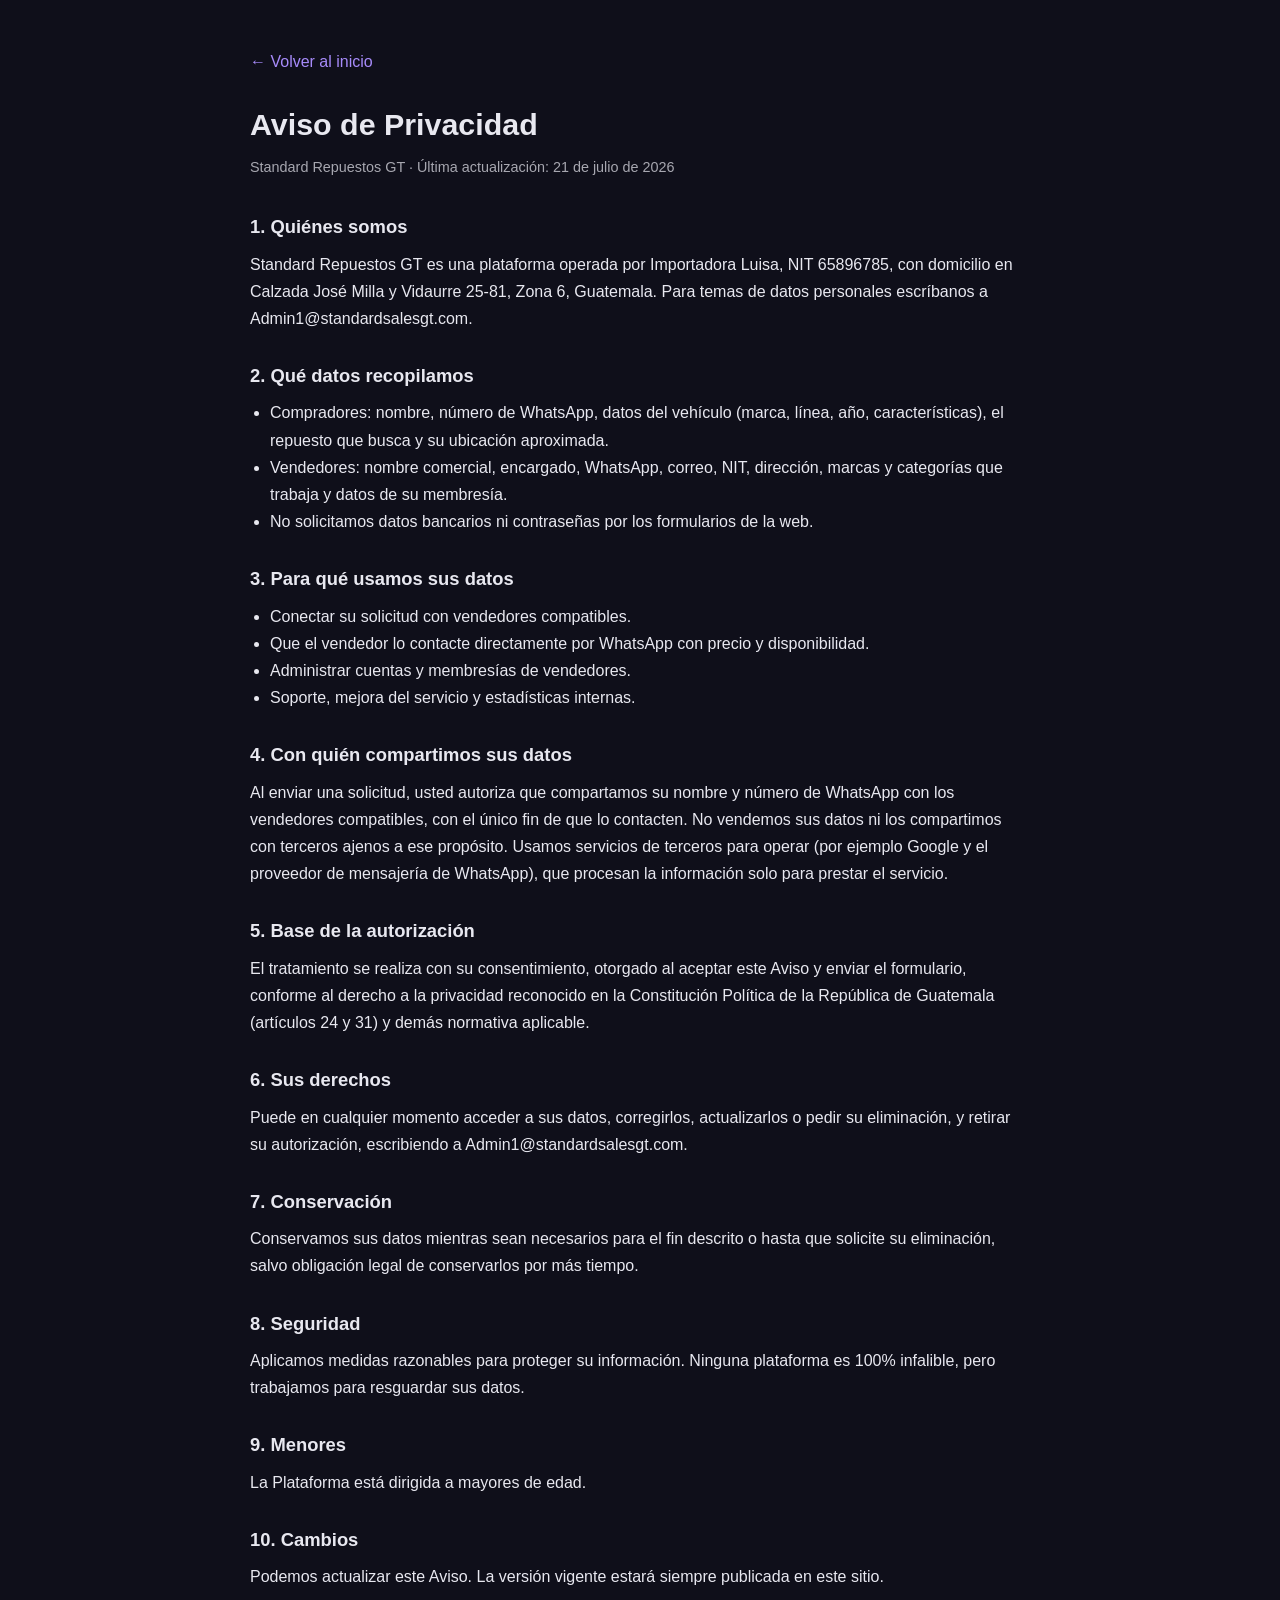
<file: privacidad.html>
<!DOCTYPE html>
<html lang="es">
<head>
  <meta charset="UTF-8">
  <meta name="viewport" content="width=device-width, initial-scale=1.0">
  <title>Aviso de Privacidad — Standard Repuestos GT</title>
  <link rel="stylesheet" href="styles.css">
  <style>
    .legal-wrap{max-width:820px;margin:0 auto;padding:48px 20px 80px;line-height:1.7;color:#e8e8f0;}
    .legal-wrap h1{font-size:1.9rem;margin-bottom:4px;}
    .legal-wrap .updated{opacity:.7;font-size:.9rem;margin-bottom:32px;}
    .legal-wrap h2{font-size:1.15rem;margin-top:28px;margin-bottom:8px;}
    .legal-wrap p, .legal-wrap li{font-size:1rem;}
    .legal-wrap ul{padding-left:20px;margin:8px 0;}
    .legal-back{display:inline-block;margin-bottom:24px;color:#a78bfa;text-decoration:none;}
    .legal-back:hover{text-decoration:underline;}
    body{background:#0f0f1a;}
  </style>
</head>
<body>
  <div class="legal-wrap">
    <a class="legal-back" href="index.html">&larr; Volver al inicio</a>
    <h1>Aviso de Privacidad</h1>
    <p class="updated">Standard Repuestos GT &middot; Última actualización: 21 de julio de 2026</p>

    <h2>1. Quiénes somos</h2>
    <p>Standard Repuestos GT es una plataforma operada por Importadora Luisa, NIT 65896785, con domicilio en Calzada José Milla y Vidaurre 25-81, Zona 6, Guatemala. Para temas de datos personales escríbanos a Admin1@standardsalesgt.com.</p>

    <h2>2. Qué datos recopilamos</h2>
    <ul>
      <li>Compradores: nombre, número de WhatsApp, datos del vehículo (marca, línea, año, características), el repuesto que busca y su ubicación aproximada.</li>
      <li>Vendedores: nombre comercial, encargado, WhatsApp, correo, NIT, dirección, marcas y categorías que trabaja y datos de su membresía.</li>
      <li>No solicitamos datos bancarios ni contraseñas por los formularios de la web.</li>
    </ul>

    <h2>3. Para qué usamos sus datos</h2>
    <ul>
      <li>Conectar su solicitud con vendedores compatibles.</li>
      <li>Que el vendedor lo contacte directamente por WhatsApp con precio y disponibilidad.</li>
      <li>Administrar cuentas y membresías de vendedores.</li>
      <li>Soporte, mejora del servicio y estadísticas internas.</li>
    </ul>

    <h2>4. Con quién compartimos sus datos</h2>
    <p>Al enviar una solicitud, usted autoriza que compartamos su nombre y número de WhatsApp con los vendedores compatibles, con el único fin de que lo contacten. No vendemos sus datos ni los compartimos con terceros ajenos a ese propósito. Usamos servicios de terceros para operar (por ejemplo Google y el proveedor de mensajería de WhatsApp), que procesan la información solo para prestar el servicio.</p>

    <h2>5. Base de la autorización</h2>
    <p>El tratamiento se realiza con su consentimiento, otorgado al aceptar este Aviso y enviar el formulario, conforme al derecho a la privacidad reconocido en la Constitución Política de la República de Guatemala (artículos 24 y 31) y demás normativa aplicable.</p>

    <h2>6. Sus derechos</h2>
    <p>Puede en cualquier momento acceder a sus datos, corregirlos, actualizarlos o pedir su eliminación, y retirar su autorización, escribiendo a Admin1@standardsalesgt.com.</p>

    <h2>7. Conservación</h2>
    <p>Conservamos sus datos mientras sean necesarios para el fin descrito o hasta que solicite su eliminación, salvo obligación legal de conservarlos por más tiempo.</p>

    <h2>8. Seguridad</h2>
    <p>Aplicamos medidas razonables para proteger su información. Ninguna plataforma es 100% infalible, pero trabajamos para resguardar sus datos.</p>

    <h2>9. Menores</h2>
    <p>La Plataforma está dirigida a mayores de edad.</p>

    <h2>10. Cambios</h2>
    <p>Podemos actualizar este Aviso. La versión vigente estará siempre publicada en este sitio.</p>
  </div>
</body>
</html>
</file>
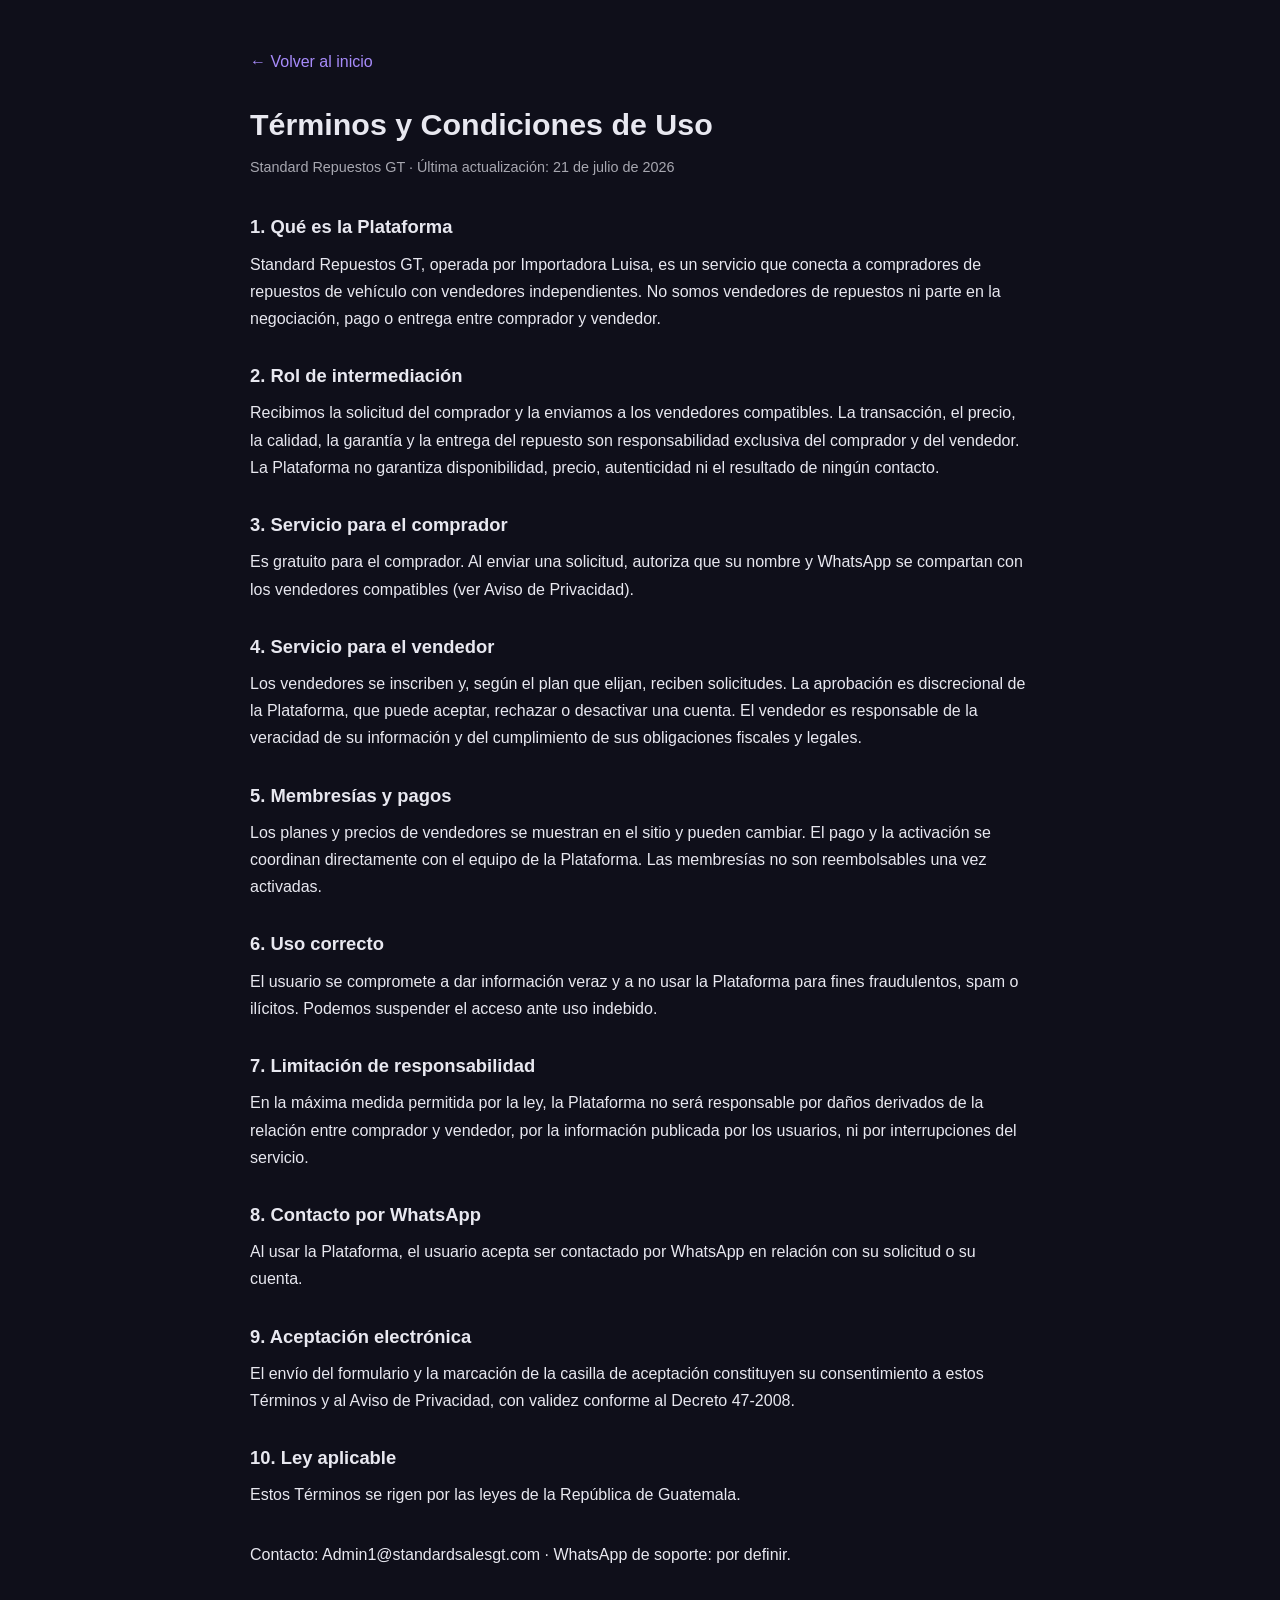
<file: terminos.html>
<!DOCTYPE html>
<html lang="es">
<head>
  <meta charset="UTF-8">
  <meta name="viewport" content="width=device-width, initial-scale=1.0">
  <title>Términos y Condiciones — Standard Repuestos GT</title>
  <link rel="stylesheet" href="styles.css">
  <style>
    .legal-wrap{max-width:820px;margin:0 auto;padding:48px 20px 80px;line-height:1.7;color:#e8e8f0;}
    .legal-wrap h1{font-size:1.9rem;margin-bottom:4px;}
    .legal-wrap .updated{opacity:.7;font-size:.9rem;margin-bottom:32px;}
    .legal-wrap h2{font-size:1.15rem;margin-top:28px;margin-bottom:8px;}
    .legal-wrap p, .legal-wrap li{font-size:1rem;}
    .legal-wrap ul{padding-left:20px;margin:8px 0;}
    .legal-back{display:inline-block;margin-bottom:24px;color:#a78bfa;text-decoration:none;}
    .legal-back:hover{text-decoration:underline;}
    body{background:#0f0f1a;}
  </style>
</head>
<body>
  <div class="legal-wrap">
    <a class="legal-back" href="index.html">&larr; Volver al inicio</a>
    <h1>Términos y Condiciones de Uso</h1>
    <p class="updated">Standard Repuestos GT &middot; Última actualización: 21 de julio de 2026</p>

    <h2>1. Qué es la Plataforma</h2>
    <p>Standard Repuestos GT, operada por Importadora Luisa, es un servicio que conecta a compradores de repuestos de vehículo con vendedores independientes. No somos vendedores de repuestos ni parte en la negociación, pago o entrega entre comprador y vendedor.</p>

    <h2>2. Rol de intermediación</h2>
    <p>Recibimos la solicitud del comprador y la enviamos a los vendedores compatibles. La transacción, el precio, la calidad, la garantía y la entrega del repuesto son responsabilidad exclusiva del comprador y del vendedor. La Plataforma no garantiza disponibilidad, precio, autenticidad ni el resultado de ningún contacto.</p>

    <h2>3. Servicio para el comprador</h2>
    <p>Es gratuito para el comprador. Al enviar una solicitud, autoriza que su nombre y WhatsApp se compartan con los vendedores compatibles (ver Aviso de Privacidad).</p>

    <h2>4. Servicio para el vendedor</h2>
    <p>Los vendedores se inscriben y, según el plan que elijan, reciben solicitudes. La aprobación es discrecional de la Plataforma, que puede aceptar, rechazar o desactivar una cuenta. El vendedor es responsable de la veracidad de su información y del cumplimiento de sus obligaciones fiscales y legales.</p>

    <h2>5. Membresías y pagos</h2>
    <p>Los planes y precios de vendedores se muestran en el sitio y pueden cambiar. El pago y la activación se coordinan directamente con el equipo de la Plataforma. Las membresías no son reembolsables una vez activadas.</p>

    <h2>6. Uso correcto</h2>
    <p>El usuario se compromete a dar información veraz y a no usar la Plataforma para fines fraudulentos, spam o ilícitos. Podemos suspender el acceso ante uso indebido.</p>

    <h2>7. Limitación de responsabilidad</h2>
    <p>En la máxima medida permitida por la ley, la Plataforma no será responsable por daños derivados de la relación entre comprador y vendedor, por la información publicada por los usuarios, ni por interrupciones del servicio.</p>

    <h2>8. Contacto por WhatsApp</h2>
    <p>Al usar la Plataforma, el usuario acepta ser contactado por WhatsApp en relación con su solicitud o su cuenta.</p>

    <h2>9. Aceptación electrónica</h2>
    <p>El envío del formulario y la marcación de la casilla de aceptación constituyen su consentimiento a estos Términos y al Aviso de Privacidad, con validez conforme al Decreto 47-2008.</p>

    <h2>10. Ley aplicable</h2>
    <p>Estos Términos se rigen por las leyes de la República de Guatemala.</p>

    <p style="margin-top:32px;">Contacto: Admin1@standardsalesgt.com &middot; WhatsApp de soporte: por definir.</p>
  </div>
</body>
</html>
</file>
<file: styles.css>
/* ═══════════════════════════════════════════════════════════════
   STANDARD SALES GT — Luxury edition
   Paleta: carbón profundo + dorado champán + marfil
   Tipografía: Fraunces (display) · Manrope (texto)
   ═══════════════════════════════════════════════════════════════ */

:root {
  --ink:   #08090C;
  --ink2:  #0D0F14;
  --ink3:  #12151C;
  --ink4:  #191D26;
  --line:  rgba(232, 206, 140, .12);
  --line2: rgba(255, 255, 255, .07);
  --gold:  #C9A24B;
  --gold2: #E8CE8C;
  --gold3: #8C6D2B;
  --cream: #F4EFE4;
  --text:  #EAE5D9;
  --text2: #A89F8C;
  --text3: #6E6A5E;
  --red:   #E0655A;
  --green: #7FB069;
  --font-display: 'Fraunces', Georgia, serif;
  --font-body: 'Manrope', -apple-system, sans-serif;

  /* Sistema visual Standard Sales GT */
  --surface-base: var(--ink);
  --surface-raised: var(--ink2);
  --surface-card: var(--ink3);
  --surface-interactive: var(--ink4);
  --border-subtle: var(--line2);
  --border-accent: var(--line);
  --accent-primary: var(--gold);
  --accent-highlight: var(--gold2);
  --accent-deep: var(--gold3);
  --status-danger: var(--red);
  --status-success: var(--green);

  --space-1: 4px;
  --space-2: 8px;
  --space-3: 12px;
  --space-4: 16px;
  --space-6: 24px;
  --space-8: 32px;
  --space-12: 48px;
  --space-16: 64px;
  --space-24: 96px;

  --radius-control: 2px;
  --radius-card: 4px;
  --radius-panel: 8px;
  --radius-pill: 999px;

  --shadow-control: 0 8px 24px rgba(0,0,0,.24);
  --shadow-card: 0 20px 56px rgba(0,0,0,.36);
  --shadow-elevated: 0 28px 80px rgba(0,0,0,.52);
  --focus-ring: 0 0 0 3px rgba(232,206,140,.2);

  --motion-fast: 160ms;
  --motion-base: 260ms;
  --motion-slow: 700ms;
  --ease-standard: cubic-bezier(.2,.8,.2,1);
  --ease-emphasized: cubic-bezier(.16,1,.3,1);
}

* { margin: 0; padding: 0; box-sizing: border-box; }

html { scroll-behavior: smooth; }

body {
  font-family: var(--font-body);
  background: var(--ink);
  color: var(--text);
  line-height: 1.6;
  -webkit-font-smoothing: antialiased;
  overflow-x: hidden;
}

button, a, input, select, textarea { -webkit-tap-highlight-color: transparent; }
button, a { touch-action: manipulation; }

:where(button, a, input, select, textarea):focus-visible {
  outline: 2px solid var(--accent-highlight);
  outline-offset: 3px;
  box-shadow: var(--focus-ring);
}

:where(button, .option-pill, .check-pill, .urgencia-btn):active {
  transform: translateY(1px) scale(.99);
}

::selection { background: rgba(201,162,75,.35); color: #fff; }

/* ── Páginas SPA ─────────────────────────────────────────────── */
.page { display: none; min-height: 100vh; }
.page.active { display: block; animation: pageIn var(--motion-base) var(--ease-emphasized) both; }
@keyframes pageIn { from { opacity: 0; transform: translateY(6px); } to { opacity: 1; transform: none; } }

/* ═══ NAVBAR ══════════════════════════════════════════════════ */
#navbar {
  position: fixed; top: 0; left: 0; right: 0; z-index: 100;
  transition: background .35s ease, border-color .35s ease, box-shadow .35s ease;
  border-bottom: 1px solid transparent;
  background: linear-gradient(180deg, rgba(8,9,12,.72), rgba(8,9,12,0));
}
#navbar.scrolled {
  background: rgba(8,9,12,.88);
  backdrop-filter: blur(14px);
  -webkit-backdrop-filter: blur(14px);
  border-bottom-color: var(--line);
  box-shadow: 0 10px 40px rgba(0,0,0,.45);
}
.nav-inner {
  max-width: 1240px; margin: 0 auto;
  padding: 14px 28px;
  display: flex; align-items: center; justify-content: space-between;
}
.nav-logo { display: flex; align-items: center; gap: 12px; text-decoration: none; }
.nav-logo-icon {
  display: flex;
  filter: drop-shadow(0 8px 18px rgba(0,0,0,.36));
  transition: transform var(--motion-base) var(--ease-standard), filter var(--motion-base) ease;
}
.nav-logo:hover .nav-logo-icon { transform: translateY(-1px); filter: drop-shadow(0 10px 24px rgba(201,162,75,.18)); }
.logo-text { display: flex; flex-direction: column; line-height: 1.15; }
.logo-main {
  font-family: var(--font-display);
  font-size: 19px; font-weight: 600; color: var(--cream);
  letter-spacing: .02em;
}
.logo-main span { color: var(--gold2); font-style: italic; }
.logo-sub {
  font-size: 9.5px; font-weight: 700; color: var(--text3);
  text-transform: uppercase; letter-spacing: .32em;
}
.nav-links { display: flex; align-items: center; gap: 34px; }
.nav-links a {
  color: var(--text2); text-decoration: none;
  font-size: 13px; font-weight: 600;
  text-transform: uppercase; letter-spacing: .14em;
  transition: color .25s;
  position: relative;
}
.nav-links a::after {
  content: ''; position: absolute; left: 0; bottom: -6px;
  width: 0; height: 1px; background: var(--gold);
  transition: width .3s ease;
}
.nav-links a:hover { color: var(--cream); }
.nav-links a:hover::after { width: 100%; }

.nav-cta {
  font-family: var(--font-body);
  background: linear-gradient(135deg, var(--gold2), var(--gold) 55%, var(--gold3));
  color: #14100A; border: none; cursor: pointer;
  font-size: 12.5px; font-weight: 800;
  text-transform: uppercase; letter-spacing: .12em;
  padding: 12px 22px; border-radius: 2px;
  transition: transform .25s ease, box-shadow .25s ease, filter .25s;
  box-shadow: 0 0 0 1px rgba(232,206,140,.25), 0 8px 24px rgba(201,162,75,.18);
}
.nav-cta:hover { transform: translateY(-1px); filter: brightness(1.07); box-shadow: 0 0 0 1px rgba(232,206,140,.4), 0 12px 30px rgba(201,162,75,.3); }

.hamburger { display: none; background: none; border: none; cursor: pointer; padding: 8px; }
.hamburger span {
  display: block; width: 24px; height: 2px; background: var(--cream);
  margin: 5px 0; transition: all .3s;
}
.mobile-menu {
  display: none; flex-direction: column; gap: 4px;
  background: rgba(10,11,15,.97); backdrop-filter: blur(16px);
  border-top: 1px solid var(--line);
  padding: 18px 28px 26px;
}
.mobile-menu.open { display: flex; }
.mobile-menu a {
  color: var(--text); text-decoration: none;
  font-size: 15px; font-weight: 600; padding: 13px 0;
  border-bottom: 1px solid var(--line2);
  letter-spacing: .06em;
}
.mobile-menu .nav-cta { margin-top: 16px; width: 100%; padding: 15px; }

/* ═══ HERO ════════════════════════════════════════════════════ */
.hero-section {
  position: relative; min-height: 100svh;
  display: flex; align-items: center; justify-content: center;
  overflow: hidden;
}
.hero-video {
  position: absolute; inset: 0;
  width: 100%; height: 100%; object-fit: cover;
  filter: saturate(.65) contrast(1.05);
}
.hero-overlay {
  position: absolute; inset: 0;
  background:
    radial-gradient(ellipse 90% 60% at 50% 105%, rgba(201,162,75,.14), transparent 60%),
    linear-gradient(180deg, rgba(8,9,12,.62) 0%, rgba(8,9,12,.55) 40%, rgba(8,9,12,.94) 100%);
}
.hero-frame {
  position: absolute; inset: 22px;
  border: 1px solid rgba(232,206,140,.16);
  pointer-events: none;
}
.hero-frame::before, .hero-frame::after {
  content: ''; position: absolute; width: 26px; height: 26px;
  border-color: rgba(232,206,140,.55); border-style: solid;
}
.hero-frame::before { top: -1px; left: -1px; border-width: 1px 0 0 1px; }
.hero-frame::after  { bottom: -1px; right: -1px; border-width: 0 1px 1px 0; }

.hero-content {
  position: relative; z-index: 2;
  text-align: center; max-width: 900px;
  padding: 130px 28px 90px;
}
.hero-badge {
  display: inline-flex; align-items: center; gap: 10px;
  font-size: 10.5px; font-weight: 800;
  text-transform: uppercase; letter-spacing: .38em;
  color: var(--gold2);
  border: 1px solid rgba(232,206,140,.28);
  padding: 10px 20px 10px 22px; border-radius: 100px;
  background: rgba(8,9,12,.45); backdrop-filter: blur(6px);
  opacity: 0; transform: translateY(16px);
}
.badge-dot {
  width: 6px; height: 6px; border-radius: 50%;
  background: var(--gold2);
  box-shadow: 0 0 12px rgba(232,206,140,.9);
  animation: pulse 2.2s ease-in-out infinite;
}
@keyframes pulse { 0%,100% { opacity: 1; } 50% { opacity: .35; } }

.hero-title {
  font-family: var(--font-display);
  font-size: clamp(42px, 7vw, 82px);
  font-weight: 400; line-height: 1.06;
  letter-spacing: -.01em;
  color: var(--cream);
  margin: 34px 0 26px;
  opacity: 0; transform: translateY(20px);
}
.hero-title em {
  font-style: italic; font-weight: 550;
  background: linear-gradient(100deg, var(--gold2) 10%, var(--gold) 50%, #B08A3E 90%);
  -webkit-background-clip: text; background-clip: text;
  -webkit-text-fill-color: transparent;
}
.gold-dot { color: var(--gold); -webkit-text-fill-color: var(--gold); }

.hero-subtitle {
  font-size: clamp(15px, 2vw, 18px);
  color: var(--text2); max-width: 620px;
  margin: 0 auto 42px; line-height: 1.75; font-weight: 500;
  opacity: 0; transform: translateY(20px);
}
.hero-ctas {
  display: flex; gap: 18px; justify-content: center; flex-wrap: wrap;
  opacity: 0; transform: translateY(20px);
}

/* Botones principales */
.btn-gold {
  font-family: var(--font-body);
  display: inline-flex; align-items: center; gap: 12px;
  background: linear-gradient(135deg, var(--gold2), var(--gold) 55%, var(--gold3));
  color: #14100A; border: none; cursor: pointer;
  font-size: 13.5px; font-weight: 800;
  text-transform: uppercase; letter-spacing: .14em;
  padding: 19px 34px; border-radius: 2px;
  position: relative; overflow: hidden;
  min-height: 54px;
  transition: transform var(--motion-base) var(--ease-standard), box-shadow var(--motion-base) ease, filter var(--motion-fast) ease;
  box-shadow: 0 0 0 1px rgba(232,206,140,.3), 0 14px 38px rgba(201,162,75,.22);
}
.btn-gold::after {
  content: ''; position: absolute; top: 0; left: -80%;
  width: 50%; height: 100%;
  background: linear-gradient(100deg, transparent, rgba(255,255,255,.45), transparent);
  transform: skewX(-20deg);
  transition: left .6s ease;
}
.btn-gold:hover { transform: translateY(-2px); box-shadow: 0 0 0 1px rgba(232,206,140,.5), 0 20px 46px rgba(201,162,75,.35); }
.btn-gold:hover::after { left: 130%; }
.btn-gold.big { padding: 22px 44px; font-size: 14.5px; }
.btn-arrow { font-weight: 400; transition: transform .25s; }
.btn-gold:hover .btn-arrow { transform: translateX(4px); }

.btn-line {
  font-family: var(--font-body);
  background: transparent; color: var(--cream);
  border: 1px solid rgba(244,239,228,.28); cursor: pointer;
  font-size: 13.5px; font-weight: 700;
  text-transform: uppercase; letter-spacing: .14em;
  padding: 19px 34px; border-radius: 2px;
  transition: border-color .25s, background .25s, transform .25s;
  backdrop-filter: blur(4px);
  min-height: 54px;
}
.btn-line:hover { border-color: var(--gold2); color: var(--gold2); background: rgba(201,162,75,.06); transform: translateY(-2px); }

/* Stats hero */
.hero-stats {
  display: flex; justify-content: center; align-items: stretch;
  gap: 0; margin-top: 64px;
  opacity: 0; transform: translateY(20px);
}
.stat-item {
  display: flex; flex-direction: column; gap: 6px;
  padding: 4px 42px;
  border-right: 1px solid rgba(232,206,140,.18);
}
.stat-item:last-child { border-right: none; }
.stat-num {
  font-family: var(--font-display);
  font-size: clamp(26px, 3.4vw, 40px);
  font-weight: 550; color: var(--gold2);
  font-variant-numeric: tabular-nums;
  line-height: 1;
}
.stat-label {
  font-size: 10px; font-weight: 700; color: var(--text2);
  text-transform: uppercase; letter-spacing: .26em;
}
.hero-scrollcue {
  position: absolute; bottom: 34px; left: 50%; transform: translateX(-50%);
  z-index: 2; width: 1px; height: 52px; overflow: hidden;
}
.hero-scrollcue span {
  position: absolute; top: -50%; left: 0; width: 1px; height: 50%;
  background: linear-gradient(180deg, transparent, var(--gold2));
  animation: scrollcue 2.4s ease-in-out infinite;
}
@keyframes scrollcue { 0% { top: -50%; } 100% { top: 110%; } }

/* ═══ URGENCY BAR ═════════════════════════════════════════════ */
.urgency-bar {
  background: linear-gradient(90deg, #171207, #241B0A 30%, #2B2110 50%, #241B0A 70%, #171207);
  border-top: 1px solid var(--line);
  border-bottom: 1px solid var(--line);
}
.urgency-inner {
  max-width: 1240px; margin: 0 auto;
  padding: 18px 28px;
  display: flex; align-items: center; justify-content: center;
  gap: 26px; flex-wrap: wrap; text-align: center;
}
.urgency-inner p { font-size: 14.5px; color: var(--gold2); font-weight: 800; letter-spacing: .02em; }
.urgency-inner p span { color: var(--text2); font-weight: 500; }
.urgency-inner button {
  font-family: var(--font-body);
  background: none; border: 1px solid rgba(232,206,140,.4);
  color: var(--gold2); cursor: pointer;
  font-size: 12px; font-weight: 800;
  text-transform: uppercase; letter-spacing: .12em;
  padding: 10px 20px; border-radius: 2px;
  transition: all .25s;
}
.urgency-inner button:hover { background: var(--gold); border-color: var(--gold); color: #14100A; }

/* ═══ SECCIONES ═══════════════════════════════════════════════ */
.section-container { max-width: 1240px; margin: 0 auto; padding: 110px 28px; }

.section-header { text-align: center; margin-bottom: 72px; }
.section-eyebrow {
  display: inline-block;
  font-size: 11px; font-weight: 800; color: var(--gold);
  text-transform: uppercase; letter-spacing: .42em;
  margin-bottom: 18px;
  position: relative;
}
.section-title {
  font-family: var(--font-display);
  font-size: clamp(34px, 4.6vw, 56px);
  font-weight: 400; color: var(--cream);
  line-height: 1.12; letter-spacing: -.01em;
}
.section-title em {
  font-style: italic; font-weight: 550;
  background: linear-gradient(100deg, var(--gold2), var(--gold));
  -webkit-background-clip: text; background-clip: text;
  -webkit-text-fill-color: transparent;
}
.section-sub {
  font-size: 16px; color: var(--text2);
  max-width: 560px; margin: 18px auto 0; font-weight: 500;
}
.section-sub strong { color: var(--gold2); }

/* ═══ HOW IT WORKS ════════════════════════════════════════════ */
.how-section { background: var(--ink); position: relative; }
.how-section::before {
  content: ''; position: absolute; top: 0; left: 50%; transform: translateX(-50%);
  width: min(1240px, calc(100% - 56px)); height: 1px;
  background: linear-gradient(90deg, transparent, var(--line), transparent);
}
.steps-grid {
  display: grid; grid-template-columns: repeat(4, 1fr);
  gap: 0;
  border-top: 1px solid var(--line2);
  border-bottom: 1px solid var(--line2);
}
.step-card {
  padding: 46px 32px 52px;
  border-right: 1px solid var(--line2);
  position: relative;
  transition: background var(--motion-base) ease, transform var(--motion-base) var(--ease-standard);
  opacity: 0; transform: translateY(24px);
}
.step-card:last-child { border-right: none; }
.step-card::after {
  content: ''; position: absolute; left: 0; bottom: -1px;
  width: 0; height: 1px; background: var(--gold);
  transition: width .45s ease;
}
.step-card:hover { background: rgba(201,162,75,.04); transform: translateY(-2px); }
.step-card:hover::after { width: 100%; }
.step-num {
  font-family: var(--font-display);
  font-size: 15px; font-style: italic; font-weight: 550;
  color: var(--gold);
  display: inline-block; margin-bottom: 22px;
  padding-bottom: 10px;
  border-bottom: 1px solid rgba(232,206,140,.3);
}
.step-card h3 {
  font-family: var(--font-display);
  font-size: 21px; font-weight: 550; color: var(--cream);
  margin-bottom: 12px; line-height: 1.25;
}
.step-card p { font-size: 14px; color: var(--text2); line-height: 1.7; }
.how-cta { text-align: center; margin-top: 64px; }

/* ═══ TRUST BAND ══════════════════════════════════════════════ */
.trust-band {
  background: linear-gradient(180deg, var(--ink2), var(--ink));
  border-top: 1px solid var(--line2);
  border-bottom: 1px solid var(--line2);
  opacity: 0; transform: translateY(24px);
}
.trust-inner {
  max-width: 1240px; margin: 0 auto;
  padding: 44px 28px;
  display: grid; grid-template-columns: repeat(4, 1fr); gap: 28px;
  text-align: center;
}
.trust-item { display: flex; flex-direction: column; gap: 5px; }
.trust-item {
  padding: 4px 12px;
  transition: transform var(--motion-base) var(--ease-standard);
}
.trust-item:hover { transform: translateY(-2px); }
.trust-title {
  font-family: var(--font-display);
  font-size: 17px; font-weight: 550; color: var(--gold2); font-style: italic;
}
.trust-sub { font-size: 12.5px; color: var(--text3); font-weight: 600; letter-spacing: .04em; }

/* ═══ PRICING ═════════════════════════════════════════════════ */
.pricing-section { background: var(--ink2); position: relative; overflow: hidden; }
.pricing-section::before {
  content: ''; position: absolute;
  top: -220px; left: 50%; transform: translateX(-50%);
  width: 900px; height: 440px;
  background: radial-gradient(ellipse, rgba(201,162,75,.09), transparent 65%);
  pointer-events: none;
}
.plans-grid {
  display: grid; grid-template-columns: repeat(4, 1fr); gap: 22px;
  align-items: stretch;
}
.plan-card {
  background: linear-gradient(180deg, var(--ink3), var(--ink2));
  border: 1px solid var(--line2);
  border-radius: 4px;
  padding: 38px 30px;
  display: flex; flex-direction: column;
  position: relative;
  transition: transform .35s ease, border-color .35s ease, box-shadow .35s ease;
  opacity: 0; transform: translateY(24px);
  isolation: isolate;
  overflow: hidden;
}
.plan-card::after {
  content: '';
  position: absolute; inset: 0 0 auto; height: 1px;
  background: linear-gradient(90deg, transparent, rgba(232,206,140,.28), transparent);
  opacity: 0;
  transition: opacity var(--motion-base) ease;
}
.plan-card:hover::after { opacity: 1; }
.plan-card:hover {
  transform: translateY(-6px);
  border-color: rgba(232,206,140,.3);
  box-shadow: 0 24px 60px rgba(0,0,0,.5);
}
.plan-card.popular {
  border-color: rgba(232,206,140,.45);
  background: linear-gradient(180deg, #1A1610, var(--ink3));
  box-shadow: 0 0 0 1px rgba(232,206,140,.2), 0 24px 70px rgba(0,0,0,.55);
}
.popular-badge {
  position: absolute; top: -13px; left: 50%; transform: translateX(-50%);
  background: linear-gradient(135deg, var(--gold2), var(--gold));
  color: #14100A;
  font-size: 10px; font-weight: 800;
  text-transform: uppercase; letter-spacing: .22em;
  padding: 7px 18px; border-radius: 100px;
  white-space: nowrap;
}
.plan-name {
  font-size: 11px; font-weight: 800; color: var(--gold);
  text-transform: uppercase; letter-spacing: .32em;
  margin-bottom: 14px;
}
.plan-price {
  font-family: var(--font-display);
  font-size: 46px; font-weight: 450; color: var(--cream);
  line-height: 1;
}
.plan-price span { font-family: var(--font-body); font-size: 13px; color: var(--text3); font-weight: 600; }
.plan-desc { font-size: 13px; color: var(--text2); margin: 10px 0 24px; font-weight: 500; }
.plan-features {
  list-style: none; margin-bottom: 30px; flex: 1;
  border-top: 1px solid var(--line2); padding-top: 20px;
}
.plan-features li {
  font-size: 13.5px; color: var(--text2);
  padding: 7px 0 7px 26px; position: relative; font-weight: 500;
}
.plan-features li.ok::before {
  content: '✓'; position: absolute; left: 0;
  color: var(--gold); font-weight: 800;
}
.plan-features li.no { color: var(--text3); }
.plan-features li.no::before {
  content: '—'; position: absolute; left: 0; color: var(--text3);
}
.plan-btn {
  font-family: var(--font-body);
  background: transparent; color: var(--cream);
  border: 1px solid rgba(244,239,228,.22); cursor: pointer;
  font-size: 12px; font-weight: 800;
  text-transform: uppercase; letter-spacing: .14em;
  padding: 15px; border-radius: 2px; width: 100%;
  transition: all .25s;
}
.plan-btn:hover { border-color: var(--gold2); color: var(--gold2); background: rgba(201,162,75,.06); }
.plan-btn.primary {
  background: linear-gradient(135deg, var(--gold2), var(--gold) 55%, var(--gold3));
  color: #14100A; border: none;
  box-shadow: 0 10px 28px rgba(201,162,75,.22);
}
.plan-btn.primary:hover { filter: brightness(1.08); transform: translateY(-1px); }

/* ═══ CTA FINAL ═══════════════════════════════════════════════ */
.cta-final-section {
  position: relative;
  background:
    radial-gradient(ellipse 70% 90% at 50% 115%, rgba(201,162,75,.16), transparent 60%),
    var(--ink);
  border-top: 1px solid var(--line2);
  opacity: 0; transform: translateY(24px);
}
.cta-final-inner {
  max-width: 800px; margin: 0 auto;
  padding: 130px 28px; text-align: center;
}
.cta-final-inner h2 {
  font-family: var(--font-display);
  font-size: clamp(36px, 5.4vw, 62px);
  font-weight: 400; color: var(--cream);
  line-height: 1.1; margin: 20px 0 22px;
}
.cta-final-inner h2 em {
  font-style: italic; font-weight: 550;
  background: linear-gradient(100deg, var(--gold2), var(--gold));
  -webkit-background-clip: text; background-clip: text;
  -webkit-text-fill-color: transparent;
}
.cta-final-inner p { font-size: 17px; color: var(--text2); margin-bottom: 44px; font-weight: 500; }

/* ═══ FOOTER ══════════════════════════════════════════════════ */
.site-footer { border-top: 1px solid var(--line2); background: var(--ink2); }
.footer-inner {
  max-width: 1240px; margin: 0 auto;
  padding: 44px 28px;
  display: flex; align-items: center; justify-content: space-between;
  gap: 20px; flex-wrap: wrap;
}
.footer-brand { display: flex; flex-direction: column; gap: 3px; }
.footer-logo {
  font-family: var(--font-display);
  font-size: 20px; color: var(--cream); font-weight: 550;
}
.footer-logo em { color: var(--gold2); }
.footer-tag {
  font-size: 10px; font-weight: 700; color: var(--text3);
  text-transform: uppercase; letter-spacing: .3em;
}
.footer-legal { font-size: 13px; color: var(--text3); font-weight: 500; }
.footer-legal a { color: var(--text2); text-decoration: none; transition: color .25s; }
.footer-legal a:hover { color: var(--gold2); }

/* ═══ FORM PAGES ══════════════════════════════════════════════ */
.form-page { background: var(--ink); padding-bottom: 90px; }
.form-hero {
  background:
    radial-gradient(ellipse 80% 100% at 50% -30%, rgba(201,162,75,.14), transparent 65%),
    linear-gradient(180deg, var(--ink3), var(--ink));
  border-bottom: 1px solid var(--line);
  padding: 120px 28px 54px;
  text-align: center;
  position: relative;
}
.form-hero h2 {
  font-family: var(--font-display);
  font-size: clamp(30px, 4.4vw, 46px);
  font-weight: 400; color: var(--cream);
  margin: 8px 0 10px;
}
.form-hero h2 em {
  font-style: italic; font-weight: 550;
  background: linear-gradient(100deg, var(--gold2), var(--gold));
  -webkit-background-clip: text; background-clip: text;
  -webkit-text-fill-color: transparent;
}
.form-hero p { font-size: 14.5px; color: var(--text2); font-weight: 500; }
.back-btn {
  position: absolute; top: 92px; left: 28px;
  font-family: var(--font-body);
  background: none; border: 1px solid var(--line2);
  color: var(--text2); cursor: pointer;
  font-size: 12px; font-weight: 700;
  text-transform: uppercase; letter-spacing: .1em;
  padding: 9px 16px; border-radius: 2px;
  transition: all .25s;
}
.back-btn:hover { color: var(--gold2); border-color: rgba(232,206,140,.4); }

.form-body { max-width: 760px; margin: 0 auto; padding: 46px 22px 0; }

.form-section {
  background: linear-gradient(180deg, var(--ink3), var(--ink2));
  border: 1px solid var(--line2);
  border-radius: 4px;
  padding: 30px 28px;
  margin-bottom: 22px;
  box-shadow: 0 14px 38px rgba(0,0,0,.18);
  transition: border-color var(--motion-base) ease, box-shadow var(--motion-base) ease;
}
.form-section:focus-within {
  border-color: rgba(232,206,140,.22);
  box-shadow: 0 18px 48px rgba(0,0,0,.28);
}
.form-section-title {
  display: flex; align-items: center; gap: 12px;
  font-size: 12px; font-weight: 800; color: var(--gold2);
  text-transform: uppercase; letter-spacing: .24em;
  margin-bottom: 24px;
  padding-bottom: 16px;
  border-bottom: 1px solid var(--line);
}
.fs-num {
  display: inline-flex; align-items: center; justify-content: center;
  width: 26px; height: 26px; flex-shrink: 0;
  font-family: var(--font-display); font-style: italic;
  font-size: 13px; color: var(--gold2);
  border: 1px solid rgba(232,206,140,.4);
  border-radius: 50%;
}
.form-hint { font-size: 12.5px; color: var(--text3); margin: -10px 0 16px; font-weight: 500; }

.form-row { display: grid; grid-template-columns: 1fr 1fr; gap: 16px; }
.form-group { margin-bottom: 18px; }
.form-group label {
  display: block;
  font-size: 11px; font-weight: 800; color: var(--text2);
  text-transform: uppercase; letter-spacing: .12em;
  margin-bottom: 8px;
}
.req { color: var(--gold); }

input[type="text"], input[type="tel"], input[type="email"], input[type="password"],
select, textarea {
  width: 100%;
  font-family: var(--font-body);
  background: var(--ink);
  border: 1px solid var(--line2);
  border-radius: 2px;
  color: var(--text);
  font-size: 14.5px; font-weight: 500;
  padding: 13px 15px;
  min-height: 48px;
  transition: border-color var(--motion-fast) ease, box-shadow var(--motion-fast) ease, background var(--motion-fast) ease;
  appearance: none; -webkit-appearance: none;
}
select {
  background-image: url("data:image/svg+xml,%3Csvg xmlns='http://www.w3.org/2000/svg' width='10' height='6' viewBox='0 0 10 6'%3E%3Cpath d='M1 1l4 4 4-4' stroke='%23C9A24B' fill='none' stroke-width='1.5'/%3E%3C/svg%3E");
  background-repeat: no-repeat;
  background-position: right 14px center;
  padding-right: 36px;
  cursor: pointer;
}
select option { background: var(--ink3); color: var(--text); }
textarea { min-height: 88px; resize: vertical; }
input::placeholder, textarea::placeholder { color: var(--text3); }
input:focus, select:focus, textarea:focus {
  outline: none;
  border-color: rgba(232,206,140,.55);
  box-shadow: 0 0 0 3px rgba(201,162,75,.12);
  background: #0B0D12;
}

/* Pills de opción */
.option-pills { display: flex; flex-wrap: wrap; gap: 8px; }
.option-pill { cursor: pointer; }
.option-pill input { display: none; }
.option-pill span {
  display: inline-block;
  font-size: 12.5px; font-weight: 700;
  color: var(--text2);
  border: 1px solid var(--line2);
  background: var(--ink);
  padding: 9px 16px; border-radius: 100px;
  transition: all .22s;
  letter-spacing: .02em;
  min-height: 40px;
}
.option-pill:hover span { border-color: rgba(232,206,140,.35); color: var(--cream); }
.option-pill input:checked + span {
  background: linear-gradient(135deg, rgba(232,206,140,.16), rgba(201,162,75,.1));
  border-color: var(--gold);
  color: var(--gold2);
  box-shadow: 0 0 14px rgba(201,162,75,.15);
}

/* Check pills (vendedor) */
.check-pills {
  display: flex; flex-wrap: wrap; gap: 8px;
  max-height: 300px; overflow-y: auto;
  padding: 4px;
}
.check-pills::-webkit-scrollbar { width: 8px; }
.check-pills::-webkit-scrollbar-thumb { background: var(--ink4); border-radius: 4px; }
.check-pill { cursor: pointer; }
.check-pill input { display: none; }
.check-pill span {
  display: inline-block;
  font-size: 12.5px; font-weight: 700;
  color: var(--text2);
  border: 1px solid var(--line2);
  background: var(--ink);
  padding: 8px 15px; border-radius: 100px;
  transition: all .22s;
}
.check-pill:hover span { border-color: rgba(232,206,140,.35); color: var(--cream); }
.check-pill input:checked + span {
  background: linear-gradient(135deg, rgba(232,206,140,.16), rgba(201,162,75,.1));
  border-color: var(--gold); color: var(--gold2);
}
.seller-field-label { margin-bottom: 8px; color: var(--cream); font-weight: 700; }
.seller-brand-groups { display: grid; gap: 14px; margin-top: 18px; }
.seller-brand-group {
  padding: 16px;
  border: 1px solid var(--line);
  background: rgba(255,255,255,.018);
  border-radius: 8px;
}
.seller-brand-group h4 {
  margin: 0 0 11px;
  color: var(--cream);
  font-size: 13px;
  font-weight: 700;
}
.seller-brand-group .check-pills { max-height: none; padding: 0; }
.manual-lines-list { display: flex; flex-wrap: wrap; gap: 8px; margin-top: 10px; }
.manual-line-chip {
  display: inline-flex; align-items: center; gap: 7px; min-height: 34px;
  padding: 7px 11px; border: 1px solid rgba(111, 231, 255, .28);
  border-radius: 6px; background: rgba(111, 231, 255, .08); color: var(--text);
}
.manual-line-chip span { color: var(--muted); font-size: 18px; line-height: 1; }
@media (max-width: 600px) {
  .seller-brand-group { padding: 13px; }
  .seller-brand-group .check-pills { gap: 7px; }
  .seller-brand-group .check-pill span { padding: 8px 12px; }
}

.inline-add { display: flex; gap: 8px; }
.inline-add input { flex: 1; }
.inline-add .btn-ghost { white-space: nowrap; }

.cover-checks { display: flex; flex-wrap: wrap; gap: 18px; margin-top: 6px; }
.cover-checks label {
  display: flex; align-items: center; gap: 9px;
  font-size: 14px; cursor: pointer; font-weight: 600;
  color: var(--text2); text-transform: none; letter-spacing: 0;
}
.cover-checks input { width: 17px; height: 17px; accent-color: var(--gold); }

/* Urgencia */
.urgencia-btns { display: flex; gap: 8px; flex-wrap: wrap; }
.urgencia-btn {
  font-family: var(--font-body);
  display: inline-flex; align-items: center; gap: 8px;
  background: var(--ink);
  border: 1px solid var(--line2);
  color: var(--text2); cursor: pointer;
  font-size: 12.5px; font-weight: 700;
  padding: 11px 18px; border-radius: 100px;
  transition: all .22s;
}
.urgencia-btn:hover { border-color: rgba(232,206,140,.35); color: var(--cream); }
.urgencia-btn.active {
  background: linear-gradient(135deg, rgba(232,206,140,.16), rgba(201,162,75,.1));
  border-color: var(--gold); color: var(--gold2);
}
.u-dot { width: 8px; height: 8px; border-radius: 50%; display: inline-block; }
.u-dot.alta { background: var(--red); }
.u-dot.media { background: var(--gold); }
.u-dot.baja { background: var(--green); }

/* Zona de comprobante */
.bank-box {
  background: rgba(201,162,75,.07);
  border: 1px solid rgba(232,206,140,.22);
  border-left: 3px solid var(--gold);
  border-radius: 3px;
  padding: 16px 18px;
  margin-bottom: 18px;
  font-size: 13.5px; line-height: 1.9; color: var(--text2);
}
.bank-box strong { color: var(--cream); font-weight: 700; }
.dropzone {
  border: 1.5px dashed rgba(232,206,140,.35);
  border-radius: 4px;
  padding: 30px;
  text-align: center; cursor: pointer;
  transition: all .25s;
  background: rgba(201,162,75,.03);
}
.dropzone:hover, .dropzone.over { border-color: var(--gold2); background: rgba(201,162,75,.07); }
.drop-icon { font-size: 30px; margin-bottom: 8px; }
.drop-main { font-size: 13.5px; color: var(--text2); font-weight: 600; }
.drop-sub { font-size: 11.5px; color: var(--text3); margin-top: 4px; }

/* Botones de formulario */
.btn-submit {
  font-family: var(--font-body);
  display: inline-flex; align-items: center; justify-content: center; gap: 10px;
  width: 100%;
  background: linear-gradient(135deg, var(--gold2), var(--gold) 55%, var(--gold3));
  color: #14100A; border: none; cursor: pointer;
  font-size: 14px; font-weight: 800;
  text-transform: uppercase; letter-spacing: .14em;
  padding: 19px 30px; border-radius: 2px;
  min-height: 56px;
  transition: transform var(--motion-base) var(--ease-standard), filter var(--motion-fast) ease, box-shadow var(--motion-base) ease;
  box-shadow: 0 0 0 1px rgba(232,206,140,.28), 0 12px 34px rgba(201,162,75,.2);
}
.btn-submit:hover { transform: translateY(-2px); filter: brightness(1.07); box-shadow: 0 0 0 1px rgba(232,206,140,.4), 0 18px 42px rgba(201,162,75,.28); }
.btn-submit:disabled { opacity: .55; cursor: wait; transform: none; }
.btn-submit.small { width: auto; padding: 11px 18px; font-size: 12px; }

.btn-ghost {
  font-family: var(--font-body);
  background: transparent; color: var(--text2);
  border: 1px solid var(--line2); cursor: pointer;
  font-size: 12.5px; font-weight: 700;
  padding: 11px 16px; border-radius: 2px;
  transition: all .25s;
  letter-spacing: .04em;
}
.btn-ghost:hover { color: var(--gold2); border-color: rgba(232,206,140,.4); }

.btn-ghost-dark {
  font-family: var(--font-body);
  width: 100%;
  background: transparent; color: var(--text2);
  border: 1px solid var(--line2); cursor: pointer;
  font-size: 13px; font-weight: 700;
  text-transform: uppercase; letter-spacing: .1em;
  padding: 14px; border-radius: 2px;
  margin-top: 10px;
  transition: all .25s;
}
.btn-ghost-dark:hover { color: var(--gold2); border-color: rgba(232,206,140,.4); }

.form-footnote { text-align: center; font-size: 12px; color: var(--text3); margin-top: 12px; font-weight: 500; }

.footer-legal + .footer-legal { margin-top: 5px; }

/* ═══ CONFIRMACIÓN / LOGIN ════════════════════════════════════ */
.confirm-page {
  min-height: 100vh;
  display: flex; align-items: center; justify-content: center;
  padding: 110px 22px 60px;
  background:
    radial-gradient(ellipse 70% 60% at 50% -10%, rgba(201,162,75,.1), transparent 60%),
    var(--ink);
}
.confirm-card {
  background: linear-gradient(180deg, var(--ink3), var(--ink2));
  border: 1px solid var(--line);
  border-radius: 6px;
  padding: 46px 40px;
  max-width: 470px; width: 100%;
  text-align: center;
  box-shadow: 0 30px 80px rgba(0,0,0,.55);
}
.confirm-icon {
  width: 68px; height: 68px; margin: 0 auto 22px;
  display: flex; align-items: center; justify-content: center;
  font-size: 30px;
  border-radius: 50%;
}
.confirm-icon.ok {
  color: #14100A; font-weight: 800;
  background: linear-gradient(135deg, var(--gold2), var(--gold));
  box-shadow: 0 0 40px rgba(201,162,75,.35);
}
.confirm-card h2 {
  font-family: var(--font-display);
  font-size: 26px; font-weight: 550; color: var(--cream);
  margin-bottom: 10px;
}
.confirm-card > p, .confirm-card .login-sub {
  font-size: 14px; color: var(--text2); margin-bottom: 26px; font-weight: 500;
}
.login-card { max-width: 410px; }
.login-logo { margin-bottom: 20px; }
.login-logo-icon {
  width: 56px;
  height: 56px;
  display: inline-flex;
  align-items: center;
  justify-content: center;
  border: 1px solid rgba(217, 193, 139, .55);
  border-radius: 6px;
  background: #12151C;
  color: var(--gold2);
}
.login-logo-icon .lucide { width: 25px; height: 25px; }
.login-fields { text-align: left; margin-bottom: 18px; }
.login-fields label {
  display: block;
  font-size: 10.5px; font-weight: 800; color: var(--text2);
  text-transform: uppercase; letter-spacing: .14em;
  margin: 14px 0 7px;
}
.password-input-wrap { position: relative; }
.password-input-wrap input { padding-right: 48px; }
.password-toggle {
  position: absolute;
  top: 50%;
  right: 8px;
  width: 36px;
  height: 36px;
  display: inline-flex;
  align-items: center;
  justify-content: center;
  transform: translateY(-50%);
  border: 0;
  border-radius: 4px;
  background: transparent;
  color: var(--text3);
  cursor: pointer;
  transition: color 180ms ease, background 180ms ease;
}
.password-toggle:hover,
.password-toggle:focus-visible {
  background: rgba(217, 193, 139, .08);
  color: var(--gold2);
  outline: none;
}
.password-toggle .lucide { width: 18px; height: 18px; }
.login-error { display: none; font-size: 12.5px; color: var(--red); margin-top: 10px; font-weight: 600; }
.login-foot {
  margin-top: 22px; padding-top: 18px;
  border-top: 1px solid var(--line2);
  font-size: 12.5px; color: var(--text3); font-weight: 500;
}
.login-foot a { color: var(--gold2); text-decoration: none; }

/* ═══ PANELES ═════════════════════════════════════════════════ */
.panel-page { background: var(--ink); min-height: 100vh; padding-bottom: 70px; }
.panel-header {
  background: linear-gradient(180deg, var(--ink3), var(--ink));
  border-bottom: 1px solid var(--line);
  padding: 108px 28px 30px;
  display: flex; align-items: flex-end; justify-content: space-between;
  gap: 18px; flex-wrap: wrap;
  max-width: 100%;
}
.panel-header .back-btn { position: static; margin-bottom: 12px; }
.panel-header h2 {
  font-family: var(--font-display);
  font-size: 28px; font-weight: 550; color: var(--cream);
}
.panel-header p { font-size: 13px; color: var(--text2); font-weight: 500; }
.panel-header-actions { display: flex; gap: 10px; flex-wrap: wrap; }

.panel-body { max-width: 1080px; margin: 0 auto; padding: 34px 22px 0; }

.stat-grid {
  display: grid; grid-template-columns: repeat(4, 1fr); gap: 14px;
  margin-bottom: 30px;
}
.stat-card {
  background: linear-gradient(180deg, var(--ink3), var(--ink2));
  border: 1px solid var(--line2);
  border-radius: 4px;
  padding: 22px 18px;
  text-align: center;
}
.stat-card .num {
  font-family: var(--font-display);
  font-size: 30px; font-weight: 550; color: var(--cream);
  line-height: 1.1;
}
.stat-card .num.red { color: var(--red); }
.stat-card .num.gold { color: var(--gold2); }
.stat-card .lbl {
  font-size: 10px; font-weight: 800; color: var(--text3);
  text-transform: uppercase; letter-spacing: .2em; margin-top: 6px;
}

.panel-tabs {
  display: flex; gap: 6px; flex-wrap: wrap;
  border-bottom: 1px solid var(--line2);
  margin-bottom: 24px;
}
.panel-tab {
  font-family: var(--font-body);
  background: none; border: none; cursor: pointer;
  font-size: 13px; font-weight: 700; color: var(--text3);
  padding: 12px 18px;
  border-bottom: 2px solid transparent;
  transition: all .25s;
  letter-spacing: .03em;
}
.panel-tab:hover { color: var(--text); }
.panel-tab.active { color: var(--gold2); border-bottom-color: var(--gold); }

.solicitud-card {
  background: linear-gradient(180deg, var(--ink3), var(--ink2));
  border: 1px solid var(--line2);
  border-left: 3px solid var(--gold3);
  border-radius: 4px;
  padding: 18px 20px;
  margin-bottom: 12px;
  transition: border-color .25s;
}
.solicitud-card:hover { border-left-color: var(--gold2); }
.sol-header { display: flex; align-items: center; justify-content: space-between; gap: 12px; margin-bottom: 8px; }
.sol-pieza {
  font-family: var(--font-display);
  font-size: 17px; font-weight: 550; color: var(--cream);
}
.badge {
  font-size: 10px; font-weight: 800; color: var(--gold2);
  text-transform: uppercase; letter-spacing: .14em;
  border: 1px solid rgba(232,206,140,.35);
  padding: 4px 12px; border-radius: 100px;
}
.sol-meta { display: flex; flex-wrap: wrap; gap: 6px 20px; font-size: 12.5px; color: var(--text2); font-weight: 500; }

.empty-state { text-align: center; padding: 60px 20px; color: var(--text3); }
.empty-icon { font-size: 36px; margin-bottom: 12px; opacity: .5; }
.empty-state p { font-size: 13.5px; font-weight: 500; }

.admin-table-wrap { overflow-x: auto; border: 1px solid var(--line2); border-radius: 4px; }
.admin-table { width: 100%; border-collapse: collapse; font-size: 13px; }
.admin-table th {
  text-align: left;
  font-size: 10.5px; font-weight: 800; color: var(--gold);
  text-transform: uppercase; letter-spacing: .14em;
  padding: 13px 14px;
  background: var(--ink3);
  border-bottom: 1px solid var(--line);
  white-space: nowrap;
}
.admin-table td {
  padding: 12px 14px;
  border-bottom: 1px solid var(--line2);
  color: var(--text2); font-weight: 500;
  vertical-align: top;
}
.admin-table tr:last-child td { border-bottom: none; }
.admin-table tr:hover td { background: rgba(201,162,75,.03); }
.admin-table small { color: var(--text3); }

.metrics-grid { display: grid; grid-template-columns: 1fr 1fr; gap: 16px; }
.metric-card {
  background: linear-gradient(180deg, var(--ink3), var(--ink2));
  border: 1px solid var(--line2);
  border-radius: 4px; padding: 22px;
}
.metric-card h4 {
  font-size: 11px; font-weight: 800; color: var(--gold2);
  text-transform: uppercase; letter-spacing: .2em;
  margin-bottom: 14px;
}
.metric-row {
  display: flex; justify-content: space-between;
  font-size: 13.5px; color: var(--text2); font-weight: 500;
  padding: 8px 0;
  border-bottom: 1px solid var(--line2);
}
.metric-row:last-child { border-bottom: none; }
.metric-val { color: var(--gold2); font-weight: 800; }
.muted { color: var(--text3); font-size: 13px; }

/* Accesos */
.acceso-form-box {
  background: linear-gradient(180deg, var(--ink3), var(--ink2));
  border: 1px solid var(--line2);
  border-left: 3px solid var(--gold);
  border-radius: 4px;
  padding: 24px;
  margin-bottom: 20px;
}
.acceso-box-title {
  font-size: 12px; font-weight: 800; color: var(--gold2);
  text-transform: uppercase; letter-spacing: .2em;
  margin-bottom: 18px;
}
.acceso-grid { display: grid; grid-template-columns: 1fr 1fr; gap: 14px; margin-bottom: 16px; }
.mini-label {
  display: block;
  font-size: 10.5px; font-weight: 800; color: var(--text2);
  text-transform: uppercase; letter-spacing: .1em;
  margin-bottom: 6px;
}
.acceso-lista-box {
  background: linear-gradient(180deg, var(--ink3), var(--ink2));
  border: 1px solid var(--line2);
  border-radius: 4px; overflow: hidden;
}
.acceso-lista-head {
  padding: 15px 18px;
  border-bottom: 1px solid var(--line2);
  font-size: 12px; font-weight: 800; color: var(--text2);
  text-transform: uppercase; letter-spacing: .18em;
}
.acceso-row {
  display: flex; align-items: center; justify-content: space-between;
  gap: 14px; flex-wrap: wrap;
  padding: 15px 18px;
  border-bottom: 1px solid var(--line2);
  font-size: 13.5px;
}
.acceso-row:last-child { border-bottom: none; }
.acceso-row .a-info { display: flex; flex-direction: column; gap: 2px; }
.acceso-row .a-nombre { color: var(--cream); font-weight: 700; }
.acceso-row .a-user { color: var(--text3); font-size: 12px; font-weight: 500; }
.acceso-row .a-plan { color: var(--gold2); font-size: 11px; font-weight: 800; text-transform: uppercase; letter-spacing: .1em; }
.acceso-row .a-estado.on { color: var(--green); font-weight: 700; font-size: 12px; }
.acceso-row .a-estado.off { color: var(--red); font-weight: 700; font-size: 12px; }
.acceso-instrucciones {
  margin-top: 16px;
  background: rgba(201,162,75,.06);
  border: 1px solid rgba(232,206,140,.2);
  border-radius: 4px; padding: 18px;
}
.acceso-inst-title { font-size: 12px; font-weight: 800; color: var(--gold2); margin-bottom: 8px; text-transform: uppercase; letter-spacing: .12em; }
.acceso-inst-body { font-size: 12.5px; color: var(--text2); line-height: 1.9; font-weight: 500; }
.acceso-inst-body strong { color: var(--cream); }

/* ═══ TOASTS ══════════════════════════════════════════════════ */
#toasts {
  position: fixed; bottom: 24px; left: 50%; transform: translateX(-50%);
  z-index: 300; display: flex; flex-direction: column; gap: 10px;
  width: min(92vw, 430px);
}
.toast {
  background: var(--ink4);
  border: 1px solid rgba(232,206,140,.4);
  border-left: 3px solid var(--gold);
  color: var(--text);
  font-size: 13.5px; font-weight: 600;
  padding: 15px 18px; border-radius: 4px;
  box-shadow: 0 18px 50px rgba(0,0,0,.55);
  opacity: 0; transform: translateY(14px);
  transition: all .3s ease;
}
.toast.show { opacity: 1; transform: none; }
.toast-error { border-color: rgba(224,101,90,.5); border-left-color: var(--red); }

/* ═══ REVEAL (animations.js) ══════════════════════════════════ */
.reveal { opacity: 0; transform: translateY(24px); transition: opacity .8s ease, transform .8s ease; }
.reveal.in { opacity: 1; transform: none; }
.reveal-stagger { transition: opacity .7s ease, transform .7s ease; }
.reveal-stagger.in { opacity: 1; transform: none; }
#heroBadge.in, #heroTitle.in, #heroSubtitle.in, #heroCtas.in, #heroStats.in {
  opacity: 1; transform: none;
}
#heroBadge, #heroTitle, #heroSubtitle, #heroCtas, #heroStats {
  transition: opacity .9s ease, transform .9s ease;
}

@media (prefers-reduced-motion: reduce) {
  *, *::before, *::after { animation: none !important; transition: none !important; }
  .reveal, .reveal-stagger, #heroBadge, #heroTitle, #heroSubtitle, #heroCtas, #heroStats {
    opacity: 1 !important; transform: none !important;
  }
}

@media (hover: none) {
  .step-card:hover, .plan-card:hover, .trust-item:hover,
  .btn-gold:hover, .btn-line:hover, .btn-submit:hover { transform: none; }
}

/* ═══ RESPONSIVE ══════════════════════════════════════════════ */
@media (max-width: 1020px) {
  .steps-grid { grid-template-columns: 1fr 1fr; }
  .step-card:nth-child(2n) { border-right: none; }
  .step-card:nth-child(-n+2) { border-bottom: 1px solid var(--line2); }
  .plans-grid { grid-template-columns: 1fr 1fr; }
  .trust-inner { grid-template-columns: 1fr 1fr; gap: 32px 20px; }
}

@media (max-width: 720px) {
  .nav-links { display: none; }
  .hamburger { display: block; }
  .nav-inner { padding: 12px 20px; }
  .hero-frame { inset: 12px; }
  .hero-content { padding: 120px 20px 80px; }
  .hero-stats { flex-wrap: wrap; gap: 18px 0; }
  .stat-item { padding: 4px 22px; }
  .stat-item:nth-child(2) { border-right: none; }
  .section-container { padding: 76px 20px; }
  .steps-grid { grid-template-columns: 1fr; }
  .step-card { border-right: none; border-bottom: 1px solid var(--line2); }
  .step-card:last-child { border-bottom: none; }
  .plans-grid { grid-template-columns: 1fr; }
  .plan-card.popular { order: -1; }
  .trust-inner { grid-template-columns: 1fr 1fr; }
  .form-row { grid-template-columns: 1fr; gap: 0; }
  .acceso-grid { grid-template-columns: 1fr; }
  .metrics-grid { grid-template-columns: 1fr; }
  .stat-grid { grid-template-columns: 1fr 1fr; }
  .back-btn { top: 80px; left: 20px; }
  .form-hero { padding: 108px 20px 44px; }
  .footer-inner { flex-direction: column; text-align: center; }
  .footer-tag { max-width: 300px; line-height: 1.6; letter-spacing: .2em; }
  .btn-gold, .btn-line { min-height: 52px; padding: 16px 24px; }
  .form-section { padding: 26px 20px; }
  .form-section-title { letter-spacing: .16em; }
  .urgency-inner { flex-direction: column; gap: 12px; }
  .panel-header { padding-top: 96px; }
}

/* ═══════════════════════════════════════════════════════════════
   PREMIUM EDITORIAL REFINEMENT — v23
   Menos efectos, más jerarquía, espacio y materialidad real.
   ═══════════════════════════════════════════════════════════════ */

:root {
  --ink: #090A0C;
  --ink2: #0D0E11;
  --ink3: #121317;
  --ink4: #181A1F;
  --line: rgba(210, 181, 112, .18);
  --line2: rgba(255, 255, 255, .10);
  --gold: #C7A766;
  --gold2: #D9C18B;
  --gold3: #8E7440;
  --cream: #F2F0EA;
  --text: #E7E5DF;
  --text2: #AAA9A4;
  --text3: #747570;
  --shadow-control: none;
  --shadow-card: 0 18px 44px rgba(0,0,0,.24);
  --shadow-elevated: 0 28px 72px rgba(0,0,0,.38);
}

body { background: var(--ink); }

#navbar {
  background: linear-gradient(180deg, rgba(9,10,12,.72), transparent);
}

#navbar.scrolled {
  background: rgba(9,10,12,.96);
  border-bottom-color: rgba(255,255,255,.09);
  box-shadow: none;
}

.nav-inner { max-width: 1320px; }
.nav-links { gap: 30px; }
.nav-links a { letter-spacing: .08em; text-transform: none; font-size: 13px; }
.nav-links a::after { background: var(--cream); }

.nav-cta,
.btn-gold,
.btn-submit,
.plan-btn.primary {
  background: var(--cream);
  color: #0A0B0D;
  border: 1px solid var(--cream);
  box-shadow: none;
  border-radius: 2px;
}

.nav-cta { text-transform: none; letter-spacing: .04em; }

.nav-cta:hover,
.btn-gold:hover,
.btn-submit:hover,
.plan-btn.primary:hover {
  background: #FFFFFF;
  border-color: #FFFFFF;
  box-shadow: none;
  filter: none;
}

.btn-gold::after { display: none; }
.btn-gold, .btn-line, .btn-submit, .plan-btn { text-transform: none; letter-spacing: .04em; }

.hero-section { justify-content: flex-start; }
.hero-video { filter: saturate(.78) contrast(1.02); }
.hero-overlay {
  background:
    linear-gradient(90deg, rgba(9,10,12,.90) 0%, rgba(9,10,12,.64) 48%, rgba(9,10,12,.18) 78%),
    linear-gradient(180deg, rgba(9,10,12,.24) 0%, rgba(9,10,12,.10) 58%, rgba(9,10,12,.92) 100%);
}
.hero-frame { display: none; }

.hero-content {
  width: min(1320px, 100%);
  max-width: none;
  margin: 0 auto;
  padding: 150px 42px 82px;
  text-align: left;
}

.hero-badge {
  padding: 0;
  border: 0;
  border-radius: 0;
  background: transparent;
  backdrop-filter: none;
  letter-spacing: .16em;
  color: var(--gold2);
}
.badge-dot { box-shadow: none; animation: none; }

.hero-title {
  max-width: 820px;
  margin: 30px 0 24px;
  font-family: var(--font-body);
  font-size: clamp(46px, 6.5vw, 84px);
  font-weight: 600;
  line-height: 1.02;
  letter-spacing: 0;
}

.hero-title em,
.section-title em,
.cta-final-inner h2 em,
.form-hero h2 em {
  color: var(--gold2);
  background: none;
  -webkit-text-fill-color: currentColor;
  font-style: normal;
  font-weight: inherit;
}

.gold-dot { color: var(--gold2); -webkit-text-fill-color: currentColor; }
.hero-subtitle { margin: 0 0 36px; max-width: 590px; color: rgba(242,240,234,.72); }
.hero-ctas { justify-content: flex-start; gap: 12px; }
.btn-line { background: rgba(9,10,12,.14); border-color: rgba(255,255,255,.34); }

.hero-stats { justify-content: flex-start; margin-top: 60px; }
.stat-item { padding: 3px 28px; }
.stat-item:first-child { padding-left: 0; }
.stat-num {
  font-family: var(--font-body);
  font-size: 17px;
  font-weight: 700;
  color: var(--cream);
}
.stat-label { letter-spacing: .10em; color: rgba(242,240,234,.52); }

.urgency-bar { background: var(--cream); color: #101114; }
.urgency-inner p { color: #101114; }
.urgency-inner p span { color: #555650; }
.urgency-inner button { color: #101114; border-color: rgba(16,17,20,.28); }
.urgency-inner button:hover { background: #101114; border-color: #101114; color: var(--cream); }

.section-container { max-width: 1320px; }
.section-header { max-width: 760px; margin-left: 0; text-align: left; }
.section-eyebrow { letter-spacing: .14em; }
.section-title,
.cta-final-inner h2,
.form-hero h2,
.confirm-card h2 {
  font-family: var(--font-body);
  letter-spacing: 0;
}
.section-title { font-weight: 600; }
.section-sub { margin-left: 0; }

.how-section::before,
.pricing-section::before { display: none; }
.steps-grid { border-color: rgba(255,255,255,.10); }
.step-card { padding: 42px 28px 48px; }
.step-card:hover { background: rgba(255,255,255,.025); transform: none; }
.step-card::after { background: var(--gold); }
.step-card h3 { font-family: var(--font-body); font-size: 19px; }
.step-num { font-family: var(--font-body); font-style: normal; }
.how-cta { text-align: left; }

.trust-band { background: var(--ink2); }
.trust-inner { text-align: left; }
.trust-title { font-family: var(--font-body); font-style: normal; color: var(--cream); }
.trust-item:hover { transform: none; }

.pricing-section { background: #0B0C0F; }
.plan-card {
  background: var(--ink3);
  border-color: rgba(255,255,255,.11);
  box-shadow: none;
}
.plan-card:hover {
  transform: translateY(-3px);
  border-color: rgba(217,193,139,.38);
  box-shadow: var(--shadow-card);
}
.plan-card.popular {
  background: #141519;
  border-color: var(--gold3);
  box-shadow: none;
  overflow: visible;
}
.popular-badge {
  z-index: 2;
  background: var(--gold2);
  border-radius: 2px;
  letter-spacing: .10em;
}
.plan-name { letter-spacing: .16em; }
.plan-price { font-family: var(--font-body); font-weight: 500; }

.cta-final-section { background: var(--ink); }
.cta-final-inner { max-width: 1320px; text-align: left; }

.site-footer { background: #08090B; }
.footer-logo { font-size: 19px; }

.form-hero {
  background: var(--ink2);
  border-bottom-color: rgba(255,255,255,.10);
}
.form-section {
  background: var(--ink3);
  border-color: rgba(255,255,255,.10);
  box-shadow: none;
}
.form-section:focus-within { border-color: rgba(217,193,139,.34); box-shadow: none; }
.form-section-title { letter-spacing: .12em; }
.fs-num { font-family: var(--font-body); font-style: normal; }
input[type="text"], input[type="tel"], input[type="email"], input[type="password"], select, textarea {
  background: #0C0D10;
  border-color: rgba(255,255,255,.13);
}
input:focus, select:focus, textarea:focus { background: #0C0D10; }
.option-pill span, .check-pill span, .urgencia-btn { background: #0C0D10; }
.option-pill input:checked + span,
.check-pill input:checked + span,
.urgencia-btn.active { background: rgba(199,167,102,.10); box-shadow: none; }

.confirm-card,
.login-card,
.stat-card,
.solicitud-card,
.metric-card,
.acceso-form-box,
.acceso-lista-box {
  background: var(--ink3);
  border-color: rgba(255,255,255,.10);
  box-shadow: none;
}

.reveal { transition-duration: .55s; transform: translateY(14px); }
.reveal-stagger { transition-duration: .5s; }
#heroBadge, #heroTitle, #heroSubtitle, #heroCtas, #heroStats { transition-duration: .65s; }

@media (max-width: 720px) {
  .hero-content { padding: 126px 20px 74px; text-align: left; }
  .hero-title { font-size: clamp(42px, 13vw, 58px); line-height: 1.02; }
  .hero-subtitle { font-size: 15px; line-height: 1.65; }
  .hero-ctas { display: grid; grid-template-columns: 1fr; width: 100%; }
  .hero-ctas .btn-gold, .hero-ctas .btn-line { width: 100%; justify-content: center; }
  .hero-stats { display: grid; grid-template-columns: 1fr 1fr; gap: 20px 0; }
  .stat-item { padding: 0 18px; border-right: 1px solid rgba(255,255,255,.12); }
  .stat-item:nth-child(odd) { padding-left: 0; }
  .stat-item:nth-child(even) { border-right: 0; }
  .section-header { text-align: left; }
  .trust-inner { text-align: left; }
  .cta-final-inner { text-align: left; }
}

@media (prefers-reduced-motion: reduce) {
  .reveal, .reveal-stagger, #heroBadge, #heroTitle, #heroSubtitle, #heroCtas, #heroStats {
    transition: none !important;
  }
}

/* ═══════════════════════════════════════════════════════════════
   INTERACTIVE ICONS + CONFIRMATION SOUND — v24
   Iconografía funcional y respuesta sensorial contenida.
   ═══════════════════════════════════════════════════════════════ */

.lucide {
  width: 1em;
  height: 1em;
  flex: 0 0 auto;
  fill: none;
  stroke: currentColor;
  vector-effect: non-scaling-stroke;
}

.btn-arrow-icon {
  width: 17px;
  height: 17px;
  transition: transform 180ms var(--ease-standard);
}

:where(.btn-gold, .btn-submit, .nav-cta):hover .btn-arrow-icon {
  transform: translateX(3px);
}

.sound-toggle {
  width: 40px;
  height: 40px;
  display: inline-flex;
  align-items: center;
  justify-content: center;
  flex: 0 0 auto;
  margin-left: 14px;
  border: 1px solid rgba(255,255,255,.16);
  border-radius: 50%;
  background: rgba(9,10,12,.42);
  color: var(--text2);
  cursor: pointer;
  backdrop-filter: blur(10px);
  -webkit-backdrop-filter: blur(10px);
  transition: color 180ms ease, border-color 180ms ease, background 180ms ease, transform 180ms var(--ease-standard);
}

.sound-toggle .lucide { width: 18px; height: 18px; }
.sound-toggle:hover {
  color: var(--cream);
  border-color: rgba(217,193,139,.56);
  background: rgba(217,193,139,.08);
  transform: translateY(-1px);
}
.sound-toggle[aria-pressed="false"] { color: var(--text3); }

.step-kicker {
  display: flex;
  align-items: center;
  justify-content: space-between;
  gap: 16px;
  margin-bottom: 26px;
}

.step-icon {
  width: 46px;
  height: 46px;
  display: inline-flex;
  align-items: center;
  justify-content: center;
  border: 1px solid rgba(255,255,255,.13);
  background: #0C0D10;
  color: var(--gold2);
  transition: color 180ms ease, border-color 180ms ease, background 180ms ease, transform 180ms var(--ease-standard);
}

.step-icon .lucide {
  width: 21px;
  height: 21px;
  transition: transform 180ms var(--ease-standard);
}

.step-num {
  margin-bottom: 0;
  padding: 0;
  border: 0;
  color: var(--text3);
  letter-spacing: .08em;
}

.step-card:hover .step-icon {
  color: var(--cream);
  border-color: rgba(217,193,139,.46);
  background: rgba(217,193,139,.07);
  transform: translateY(-2px);
}
.step-card:hover .step-icon .lucide { transform: scale(1.07); }

.trust-item { position: relative; }
.trust-icon {
  width: 36px;
  height: 36px;
  display: inline-flex;
  align-items: center;
  justify-content: center;
  margin-bottom: 12px;
  color: var(--gold2);
  border: 1px solid rgba(217,193,139,.24);
  background: rgba(217,193,139,.04);
  transition: color 180ms ease, border-color 180ms ease, transform 180ms var(--ease-standard);
}
.trust-icon .lucide { width: 18px; height: 18px; }
.trust-item:hover .trust-icon {
  color: var(--cream);
  border-color: rgba(217,193,139,.52);
  transform: translateY(-2px);
}

.form-section-icon {
  width: 17px;
  height: 17px;
  color: var(--text3);
  transition: color 180ms ease, transform 180ms var(--ease-standard);
}
.form-section:focus-within .form-section-icon {
  color: var(--gold2);
  transform: translateY(-1px);
}

.confirm-icon.ok {
  background: var(--cream);
  color: #0A0B0D;
  box-shadow: none;
}
.confirm-icon .lucide { width: 31px; height: 31px; }

@media (max-width: 720px) {
  .nav-inner { gap: 10px; }
  .nav-logo { margin-right: auto; }
  .sound-toggle { width: 38px; height: 38px; margin-left: 0; }
  .step-kicker { margin-bottom: 22px; }
  .trust-icon { margin-bottom: 10px; }
}

@media (prefers-reduced-motion: reduce) {
  .btn-arrow-icon,
  .sound-toggle,
  .step-icon,
  .step-icon .lucide,
  .trust-icon,
  .form-section-icon { transition: none !important; transform: none !important; }
}

/* Admin conectado a Google Sheets */
.panel-header-actions .btn-ghost,
.admin-request-actions button {
  display: inline-flex;
  align-items: center;
  justify-content: center;
  gap: 8px;
}

.panel-header-actions .btn-ghost .lucide,
.admin-request-actions .lucide {
  width: 16px;
  height: 16px;
}

.panel-section-head {
  display: flex;
  align-items: end;
  justify-content: space-between;
  gap: 20px;
  margin: 8px 0 22px;
  padding-bottom: 18px;
  border-bottom: 1px solid var(--line2);
}

.panel-section-head h3 {
  margin: 3px 0 5px;
  color: var(--cream);
  font-family: var(--font-display);
  font-size: 24px;
  font-weight: 550;
}

.panel-section-head > div > p:last-child {
  color: var(--text2);
  font-size: 13px;
}

.admin-request-list {
  display: grid;
  gap: 14px;
  padding-bottom: 42px;
}

.admin-request-card {
  padding: 22px;
  border: 1px solid var(--line2);
  border-radius: 6px;
  background: var(--ink2);
  box-shadow: 0 14px 34px rgba(0, 0, 0, .12);
}

.admin-request-head {
  display: flex;
  align-items: flex-start;
  justify-content: space-between;
  gap: 20px;
  padding-bottom: 18px;
  border-bottom: 1px solid var(--line);
}

.admin-request-kicker {
  margin: 0;
  color: var(--gold2);
  font-size: 10px;
  font-weight: 800;
  text-transform: uppercase;
  letter-spacing: .12em;
}

.admin-request-head h4 {
  margin-top: 5px;
  color: var(--cream);
  font-size: 18px;
  font-weight: 650;
}

.admin-request-summary {
  display: flex;
  align-items: flex-end;
  flex-direction: column;
  gap: 8px;
  color: var(--text3);
  font-size: 11px;
}

.admin-request-grid {
  display: grid;
  grid-template-columns: repeat(4, minmax(0, 1fr));
  gap: 18px 22px;
  margin: 0;
  padding: 20px 0;
}

.admin-request-grid div { min-width: 0; }

.admin-request-grid dt {
  margin-bottom: 5px;
  color: var(--text3);
  font-size: 10px;
  font-weight: 800;
  text-transform: uppercase;
  letter-spacing: .08em;
}

.admin-request-grid dd {
  overflow-wrap: anywhere;
  color: var(--text1);
  font-size: 13px;
  line-height: 1.5;
}

.admin-request-notes {
  margin: 0 0 18px;
  padding: 13px 15px;
  border-left: 2px solid rgba(217, 193, 139, .5);
  background: rgba(255, 255, 255, .025);
  color: var(--text2);
  font-size: 12.5px;
  line-height: 1.55;
}

.admin-request-actions {
  display: flex;
  justify-content: flex-end;
  gap: 10px;
  padding-top: 18px;
  border-top: 1px solid var(--line);
}

.btn-admin-approve,
.btn-admin-reject {
  min-height: 42px;
  padding: 10px 15px;
  border-radius: 4px;
  font: 700 12px var(--font-body);
  cursor: pointer;
  transition: border-color 180ms ease, background 180ms ease, color 180ms ease, transform 180ms var(--ease-standard);
}

.btn-admin-approve {
  border: 1px solid var(--gold2);
  background: var(--gold2);
  color: #0A0B0D;
}

.btn-admin-reject {
  border: 1px solid rgba(235, 108, 108, .45);
  background: transparent;
  color: #F0A0A0;
}

.btn-admin-approve:hover,
.btn-admin-reject:hover { transform: translateY(-1px); }
.btn-admin-approve:hover { background: var(--cream); border-color: var(--cream); }
.btn-admin-reject:hover { background: rgba(235, 108, 108, .08); border-color: rgba(235, 108, 108, .7); }

.admin-loading {
  display: flex;
  align-items: center;
  justify-content: center;
  gap: 10px;
  min-height: 180px;
  color: var(--text2);
  font-size: 13px;
}

.admin-loading .spinner {
  width: 18px;
  height: 18px;
  border: 2px solid var(--line2);
  border-top-color: var(--gold2);
  border-radius: 50%;
  animation: admin-spin .8s linear infinite;
}

.admin-empty-state .lucide {
  width: 30px;
  height: 30px;
  margin-bottom: 12px;
  color: var(--gold2);
}

@keyframes admin-spin { to { transform: rotate(360deg); } }

.admin-dashboard-heading, .admin-section-title { display: flex; align-items: flex-end; justify-content: space-between; gap: 16px; }
.admin-dashboard-heading { margin-bottom: 18px; }
.admin-dashboard-heading h3, .admin-section-title h3 { margin: 2px 0 0; }
.admin-sync-status, #admin-vendedores-resumen { color: var(--text3); font-size: 12px; }
.admin-kpi-grid { display: grid; grid-template-columns: repeat(3, minmax(0, 1fr)); gap: 12px; margin-bottom: 34px; }
.admin-kpi { min-height: 94px; display: flex; align-items: center; gap: 14px; padding: 18px; border: 1px solid var(--line2); border-radius: 6px; background: var(--surface); }
.admin-kpi > .lucide { width: 21px; height: 21px; color: var(--gold); flex: 0 0 auto; }
.admin-kpi.success > .lucide { color: #73b88a; }
.admin-kpi.warning > .lucide { color: #dfb25c; }
.admin-kpi.danger > .lucide { color: #eb6c6c; }
.admin-kpi strong { display: block; color: var(--text); font-size: 24px; line-height: 1; }
.admin-kpi span { display: block; margin-top: 7px; color: var(--text3); font-size: 12px; }
.admin-dashboard-grid { display: grid; grid-template-columns: repeat(2, minmax(0, 1fr)); gap: 18px; margin-top: 28px; }
.admin-data-section { min-width: 0; padding-top: 20px; border-top: 1px solid var(--line2); }
.admin-span-2 { grid-column: 1 / -1; }
.admin-section-title { margin-bottom: 14px; }
.admin-dashboard-table { min-width: 780px; }
.admin-status { display: inline-flex; padding: 4px 8px; border: 1px solid var(--line2); border-radius: 999px; color: var(--text2); font-size: 11px; white-space: nowrap; }
.admin-status.activo, .admin-status.vigente { color: #80c996; border-color: rgba(128,201,150,.35); background: rgba(128,201,150,.07); }
.admin-status.por-vencer { color: #dfb25c; border-color: rgba(223,178,92,.38); background: rgba(223,178,92,.08); }
.admin-status.vencida, .admin-status.retirado, .admin-status.inactivo { color: #eb8484; border-color: rgba(235,108,108,.34); background: rgba(235,108,108,.07); }
.admin-membership-summary { display: flex; flex-wrap: wrap; gap: 8px; margin-bottom: 12px; }
.admin-membership-summary span { padding: 7px 10px; border: 1px solid var(--line2); border-radius: 4px; color: var(--text3); font-size: 11px; }
.admin-membership-summary strong { margin-left: 5px; color: var(--text); }
.admin-ranking { display: grid; gap: 13px; }
.admin-rank-row > div:first-child { display: flex; justify-content: space-between; gap: 12px; color: var(--text2); font-size: 12px; }
.admin-rank-row strong { color: var(--text); }
.admin-rank-track { height: 3px; margin-top: 7px; background: var(--line2); overflow: hidden; }
.admin-rank-track span { display: block; height: 100%; background: var(--gold); }
.admin-inline-empty { padding: 24px 0; color: var(--text3); font-size: 13px; }
.admin-send-grid { display: grid; grid-template-columns: repeat(3, 1fr); gap: 8px; margin: 0; }
.admin-send-grid div { padding: 12px; border: 1px solid var(--line2); }
.admin-send-grid dt { color: var(--text3); font-size: 11px; }
.admin-send-grid dd { margin: 7px 0 0; color: var(--text); font-size: 17px; font-weight: 700; }
.admin-error-list { margin-top: 12px; }
.admin-error-list p { display: flex; flex-direction: column; gap: 3px; margin: 0; padding: 10px 0; border-bottom: 1px solid var(--line2); font-size: 12px; }
.admin-error-list span { color: var(--text3); }
.admin-visits-section { margin-top: 10px; }
.admin-visits-section > .admin-section-title > span { color: var(--text3); font-size: 12px; }
.admin-visit-kpis { display: grid; grid-template-columns: repeat(5, minmax(0, 1fr)); gap: 10px; margin: 18px 0 24px; }
.admin-visit-kpis > div { min-width: 0; padding: 16px; border: 1px solid var(--line2); background: var(--surface); }
.admin-visit-kpis strong { display: block; color: var(--text); font-size: 23px; line-height: 1; }
.admin-visit-kpis span { display: block; margin-top: 8px; color: var(--text3); font-size: 11px; }
.admin-visit-breakdown { display: grid; grid-template-columns: repeat(3, minmax(0, 1fr)); gap: 22px; }
.admin-visit-breakdown > div { min-width: 0; }
.admin-visit-breakdown h4, .admin-visits-recent-title h4 { margin: 0 0 14px; color: var(--text2); font-size: 13px; }
.admin-visits-recent-title { margin-top: 28px; }
.admin-visits-table { min-width: 680px; }

@media (max-width: 820px) {
  .admin-kpi-grid { grid-template-columns: repeat(2, minmax(0, 1fr)); }
  .admin-dashboard-grid { grid-template-columns: 1fr; }
  .admin-span-2 { grid-column: auto; }
  .admin-request-grid { grid-template-columns: repeat(2, minmax(0, 1fr)); }
  .admin-visit-kpis { grid-template-columns: repeat(2, minmax(0, 1fr)); }
  .admin-visit-breakdown { grid-template-columns: 1fr; }
}

@media (max-width: 560px) {
  .admin-kpi-grid { grid-template-columns: 1fr; }
  .admin-kpi { min-height: 78px; }
  .admin-dashboard-heading, .admin-section-title { align-items: flex-start; flex-direction: column; gap: 5px; }
  .admin-send-grid { grid-template-columns: 1fr; }
  .panel-header-actions { width: 100%; }
  .panel-header-actions .btn-ghost { flex: 1; min-width: 0; }
  .admin-request-card { padding: 18px 16px; }
  .admin-request-head { flex-direction: column; }
  .admin-request-summary { align-items: flex-start; }
  .admin-request-grid { grid-template-columns: 1fr; gap: 14px; }
  .admin-request-actions { flex-direction: column; }
  .admin-request-actions button { width: 100%; }
  .admin-visit-kpis { grid-template-columns: 1fr; }
}

@media (prefers-reduced-motion: reduce) {
  .admin-loading .spinner { animation: none; }
  .btn-admin-approve,
  .btn-admin-reject { transition: none; }
}
.seller-dependent-block {
  margin-top: 18px;
  padding: 16px;
  border: 1px solid rgba(92, 111, 255, 0.22);
  border-radius: 6px;
  background: rgba(92, 111, 255, 0.04);
}

.seller-dependent-block[hidden],
#buyer-other-part-wrap[hidden] {
  display: none;
}

.seller-other-part {
  margin-top: 14px;
  margin-bottom: 0;
}
</file>
